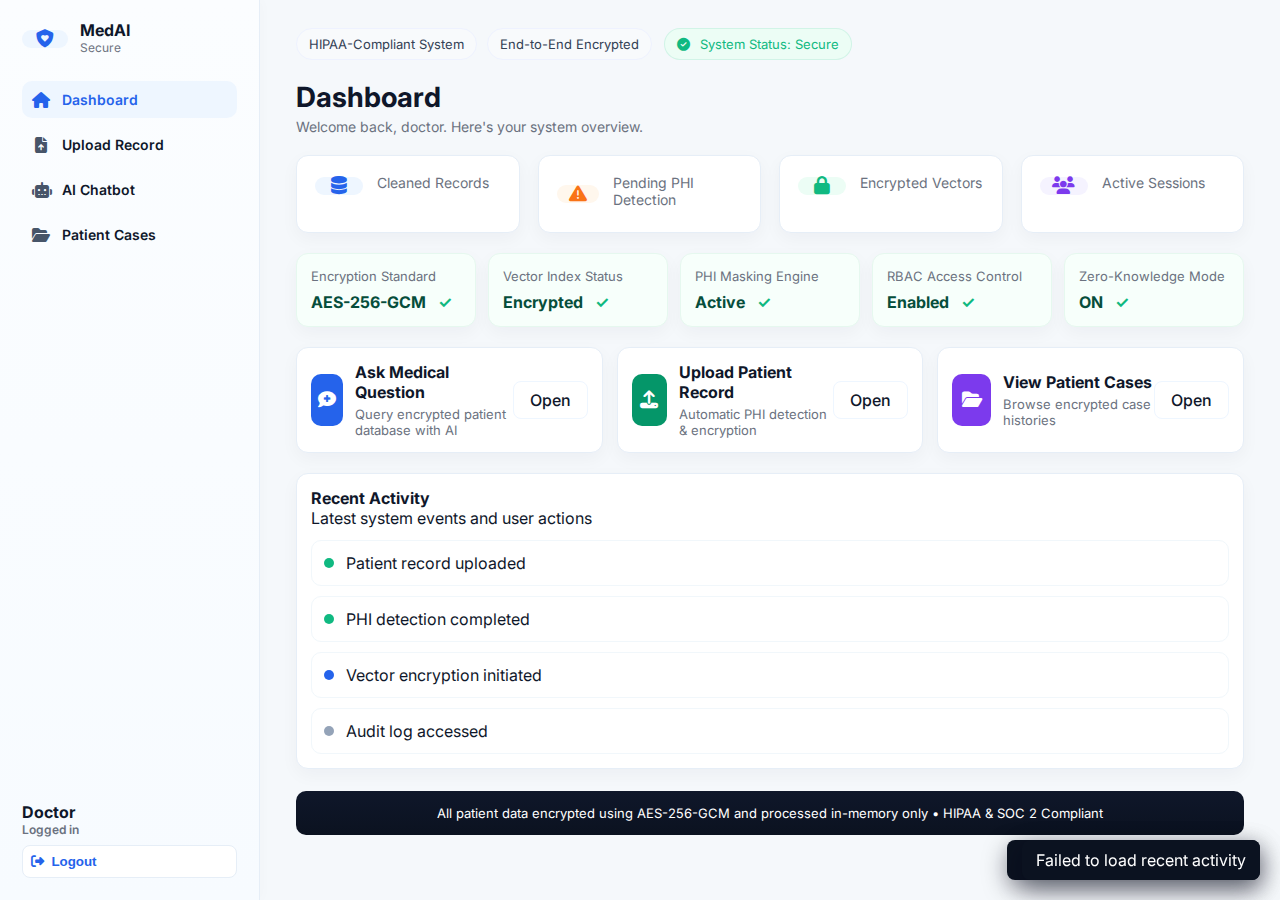
<file: doctor.html>
<!doctype html>
<html lang="en">
<head>
<meta charset="utf-8" />
<meta name="viewport" content="width=device-width,initial-scale=1" />
<title>MedAI — Doctor Dashboard</title>


<link href="https://fonts.googleapis.com/css2?family=Inter:wght@300;400;600;700;800&display=swap" rel="stylesheet">

<link rel="stylesheet" href="https://cdnjs.cloudflare.com/ajax/libs/font-awesome/6.5.0/css/all.min.css">

<style>
:root{
  --bg: #f5f8fb;
  --card: #ffffff;
  --muted: #6b7280;
  --border: #e6eef7;
  --accent: #2563eb;
  --accent-600: #1e40af;
  --success: #10b981;
  --danger: #ef4444;
  --radius: 12px;
  --shadow: 0 10px 24px rgba(18,38,63,0.06);
  --soft-shadow: 0 6px 18px rgba(18,38,63,0.04);
}


*{box-sizing: border-box}
html,body{height:100%}
body{
  margin:0;
  font-family:"Inter",system-ui,-apple-system,"Segoe UI",Roboto,"Helvetica Neue",Arial;
  background:var(--bg);
  color:#0f172a;
  -webkit-font-smoothing:antialiased;
  -moz-osx-font-smoothing:grayscale;
}


.app { display:flex; min-height:100vh; width:100%; }


.sidebar{
  width:260px;background:linear-gradient(180deg,#fbfdff,#f7fbff);border-right:1px solid var(--border);
  padding:22px;display:flex;flex-direction:column;gap:20px;box-shadow:2px 0 12px rgba(20,36,61,0.02);
}
.brand{display:flex;gap:12px;align-items:center}
.brand-icon{width:46px;height:46;border-radius:10px;background:#eef6ff;color:var(--accent);display:flex;align-items:center;justify-content:center;font-size:18px}
.brand-title{font-weight:700;line-height:1}
.brand-sub{font-size:12px;color:var(--muted);margin-top:2px}


.nav{display:flex;flex-direction:column;gap:8px;margin-top:6px}
.nav-item{
  display:flex;align-items:center;gap:12px;padding:10px;border-radius:10px;color:#0f172a;text-decoration:none;cursor:pointer;font-weight:600;
}
.nav-item i{width:18px;text-align:center;color:#475569}
.nav-item span{font-size:14px}

.nav-item.active{
  background:#eef6ff !important;
  color:var(--accent) !important;
}
.nav-item.active i{
  color:var(--accent) !important;
}


.sidebar-bottom{margin-top:auto;display:flex;flex-direction:column;gap:8px}
.who{font-weight:700}
.who .muted{font-weight:500;color:var(--muted);font-size:12px}
.logout{background:#fff;border:1px solid #e6eef7;color:var(--accent);padding:8px;border-radius:8px;cursor:pointer;text-align:left;font-weight:700}


.main{
  flex:1;
  padding:28px 36px;
  overflow:auto;
  display:flex;
  flex-direction:column;
}


.topbar{display:flex;align-items:center;gap:12px;margin-bottom:8px}
.pill{display:inline-block;padding:7px 12px;border-radius:999px;font-size:13px;background:#f8fafc;color:#334155;border:1px solid #eef2ff}
.pill.success{background:#ecfdf5;color:var(--success);border:1px solid rgba(16,185,129,0.12)}
.left-pill{display:flex;gap:10px;align-items:center}
.center-close{display:flex;align-items:center;justify-content:center;margin:0 auto}
.circle-btn{width:36px;height:36px;border-radius:50%;border:1px solid #e6eef7;background:#fff;display:flex;align-items:center;justify-content:center;cursor:pointer}

.page-head{margin-top:6px}
.page-head h1{margin:6px 0 4px 0;font-size:28px}
.subtitle{margin:0;color:var(--muted);font-size:14px}

.cards{
  display:grid;
  grid-template-columns: repeat(4, 1fr);
  gap:18px;
  margin-top:20px;
}

.card{
  background:var(--card);
  border-radius:var(--radius);
  padding:18px;
  border:1px solid var(--border);
  box-shadow:var(--soft-shadow);
}


.stat{display:flex;justify-content:space-between;align-items:flex-start}
.stat-left{display:flex;gap:14px;align-items:center}
.stat-icon{width:48px;height:48;border-radius:10px;background:#f1f5f9;display:flex;align-items:center;justify-content:center;font-size:18px;color:#334155}
.stat-icon.blue{background:#eef6ff;color:var(--accent)}
.stat-icon.orange{background:#fff7ed;color:#f97316}
.stat-icon.green{background:#ecfdf5;color:var(--success)}
.stat-icon.purple{background:#f5f3ff;color:#7c3aed}
.stat-title{font-size:14px;color:var(--muted)}
.stat-value{font-size:24px;font-weight:800;margin-top:6px}
.stat-meta{font-size:13px;color:var(--muted);margin-top:12px}


.demo{display:flex;align-items:center;justify-content:space-between;margin-top:22px;padding:14px;border-radius:var(--radius)}
.demo-left{display:flex;gap:14px;align-items:center}
.demo-left i{font-size:18px;color:#475569}
.demo-title{font-weight:700}
.switch{display:inline-block}
.switch input{display:none}
.slider{width:46px;height:26px;background:#eef2f6;border-radius:999px;position:relative;display:inline-block}
.slider::after{content:"";width:20px;height:20px;border-radius:50%;background:white;position:absolute;left:3px;top:3px;transition:all .18s ease}
.switch input:checked + .slider{background:#d1fae5}
.switch input:checked + .slider::after{transform:translateX(20px)}


.security{display:grid;grid-template-columns:repeat(5,1fr);gap:12px;margin-top:20px}
.sec{padding:14px;border-radius:12px;background:#f7fffb;border:1px solid #e6f8ef;display:flex;flex-direction:column;gap:8px}
.sec-title{font-size:13px;color:var(--muted)}
.sec-strong{font-weight:700;color:#064e3b}
.tick{color:var(--success);margin-left:8px}

.btn-outline {
  text-decoration: none;      /* underline kill */
  padding: 8px 16px;
  border: 1.5px solid #3b82f6;
  border-radius: 8px;
  color: #3b82f6;
  font-weight: 500;
  background-color: transparent;
  transition: all 0.2s ease;
  display: inline-flex;
  align-items: center;
  justify-content: center;
}


.quick-actions{display:grid;grid-template-columns:repeat(3,1fr);gap:14px;margin-top:20px}
.action{display:flex;align-items:center;justify-content:space-between;padding:14px;border-radius:12px}
.action-left{display:flex;gap:12px;align-items:center;min-width:0}
.action-icon{width:52px;height:52px;border-radius:10px;display:flex;align-items:center;justify-content:center;font-size:18px;color:#fff}
.action-icon.blue{background:var(--accent)}
.action-icon.green{background:#059669}
.action-icon.purple{background:#7c3aed}
.action-title{font-weight:700}
.action .muted{font-size:13px;color:var(--muted);margin-top:4px}
.action-right button{border-radius:10px;padding:8px 12px;font-weight:700;border:none;cursor:pointer}
.btn-solid{background:#059669;color:white}
.btn-outline{background:transparent;border:1px solid #eef6ff;color:#0f172a}


.activity{margin-top:20px;padding:14px;border-radius:12px}
.activity-head{display:flex;justify-content:space-between;align-items:center}
.activity-title{font-weight:700}
.activity-list{list-style:none;padding:12px 0 0 0;margin:0;display:flex;flex-direction:column;gap:10px}
.activity-list li{display:flex;gap:12px;align-items:center;padding:12px;border-radius:10px;background:#ffffff;border:1px solid #f1f7fb}
.activity-list li .muted{color:var(--muted);margin-left:8px}
.dot{width:10px;height:10px;border-radius:50%;display:inline-block}
.dot.green{background:var(--success)}
.dot.blue{background:var(--accent)}
.dot.gray{background:#94a3b8}


.footer{margin-top:22px;padding:14px;border-radius:10px;text-align:center;background:linear-gradient(180deg,#0f172a,#0b1220);color:#fff;font-size:13px}


@media (max-width:1200px){
  .cards{grid-template-columns:repeat(2,1fr)}
  .security{grid-template-columns:repeat(2,1fr)}
  .quick-actions{grid-template-columns:1fr}
  .sidebar{display:none}
}
@media (max-width:700px){
  .cards{grid-template-columns:1fr}
  .security{grid-template-columns:1fr}
}
</style>
</head>
<body>
<div class="app">

  <aside class="sidebar" aria-label="Sidebar">
    <div class="brand">
      <div class="brand-icon"><i class="fa-solid fa-shield-heart"></i></div>
      <div>
        <div class="brand-title">MedAI</div>
        <div class="brand-sub">Secure</div>
      </div>
    </div>

<nav class="nav" aria-label="Main navigation">
  <a href="doctor.html" class="nav-item">
    <i class="fa-solid fa-house"></i>
    <span>Dashboard</span>
  </a>

  <a href="upload.html" class="nav-item">
    <i class="fa-solid fa-file-arrow-up"></i>
    <span>Upload Record</span>
  </a>

  <a href="ai-chatbot.html" class="nav-item">
    <i class="fa-solid fa-robot"></i>
    <span>AI Chatbot</span>
  </a>

  <a href="patient-case.html" class="nav-item">
    <i class="fa-solid fa-folder-open"></i>
    <span>Patient Cases</span>
  </a>
</nav>

    <div class="sidebar-bottom">
      <div class="who">
        Doctor <div class="muted" style="font-weight:600">Logged in</div>
      </div>

      <button class="logout"   onclick="onLogout()">
        <i class="fa-solid fa-right-from-bracket"></i>&nbsp; Logout
      </button>
    </div>
</aside>


  <!-- MAIN -->
  <main class="main">
    <header class="topbar" role="banner">
      <div class="left-pill">
        <span class="pill">HIPAA-Compliant System</span>
        <span class="pill">End-to-End Encrypted</span>
      </div>

      <div class="right-pill">
        <span class="pill success"><i class="fa-solid fa-circle-check" style="margin-right:6px"></i> System Status: Secure</span>
      </div>
    </header>

    <section class="page-head">
      <h1>Dashboard</h1>
      <p class="subtitle">Welcome back, doctor. Here's your system overview.</p>
    </section>

    
    <section class="cards" aria-label="Key metrics">
      <article class="stat card">
        <div class="stat-left">
          <div class="stat-icon blue"><i class="fa-solid fa-database"></i></div>
          <div>
            <div class="stat-title">Cleaned Records</div>
            <div class="stat-value" id="stat-records"></div>
          </div>
        </div>
        <div class="stat-meta"></div>
      </article>

      <article class="stat card">
        <div class="stat-left">
          <div class="stat-icon orange"><i class="fa-solid fa-triangle-exclamation"></i></div>
          <div>
            <div class="stat-title">Pending PHI Detection</div>
            <div class="stat-value" id="stat-phi"></div>
          </div>
        </div>
        <div class="stat-meta" style="color:var(--danger)"></div>
      </article>

      <article class="stat card">
        <div class="stat-left">
          <div class="stat-icon green"><i class="fa-solid fa-lock"></i></div>
          <div>
            <div class="stat-title">Encrypted Vectors</div>
            <div class="stat-value" id="stat-vectors"></div>
          </div>
        </div>
        <div class="stat-meta"></div>
      </article>

      <article class="stat card">
        <div class="stat-left">
          <div class="stat-icon purple"><i class="fa-solid fa-users"></i></div>
          <div>
            <div class="stat-title">Active Sessions</div>
            <div class="stat-value" id="stat-sessions"></div>
          </div>
        </div>
        <div class="stat-meta"></div>
      </article>
    </section>

    

    <!-- Security tiles -->
    <section class="security" aria-label="security status">
      <div class="sec card">
        <div class="sec-title">Encryption Standard</div>
        <div class="sec-strong">AES-256-GCM <span class="tick">✓</span></div>
      </div>
      <div class="sec card">
        <div class="sec-title">Vector Index Status</div>
        <div class="sec-strong">Encrypted <span class="tick">✓</span></div>
      </div>
      <div class="sec card">
        <div class="sec-title">PHI Masking Engine</div>
        <div class="sec-strong">Active <span class="tick">✓</span></div>
      </div>
      <div class="sec card">
        <div class="sec-title">RBAC Access Control</div>
        <div class="sec-strong">Enabled <span class="tick">✓</span></div>
      </div>
      <div class="sec card">
        <div class="sec-title">Zero-Knowledge Mode</div>
        <div class="sec-strong">ON <span class="tick">✓</span></div>
      </div>
    </section>

    <!-- Quick Actions -->
    <section class="quick-actions" aria-label="quick actions">
      <div class="action card">
        <div class="action-left">
          <div class="action-icon blue"><i class="fa-solid fa-comment-medical"></i></div>
          <div>
            <div class="action-title">Ask Medical Question</div>
            <div class="muted">Query encrypted patient database with AI</div>
          </div>
        </div>
        <div class="action-right">
  <a href="ai-chatbot.html"
     class="btn-outline"
     onclick="showToast('Open cases (demo)')">
     Open
  </a>
</div>

      </div>

      <div class="action card">
        <div class="action-left">
          <div class="action-icon green"><i class="fa-solid fa-upload"></i></div>
          <div>
            <div class="action-title">Upload Patient Record</div>
            <div class="muted">Automatic PHI detection & encryption</div>
          </div>
        </div>
        <div class="action-right">
  <a href="upload.html"
     class="btn-outline"
     onclick="showToast('Open cases (demo)')">
     Open
  </a>
</div>

      </div>

      <div class="action card">
        <div class="action-left">
          <div class="action-icon purple"><i class="fa-solid fa-folder-open"></i></div>
          <div>
            <div class="action-title">View Patient Cases</div>
            <div class="muted">Browse encrypted case histories</div>
          </div>
        </div>
        <div class="action-right">
  <a href="patient-case.html"
     class="btn-outline"
     onclick="showToast('Open cases (demo)')">
     Open
  </a>
</div>

      </div>
    </section>

    <!-- Recent activity -->
    <section class="activity card" aria-label="recent activity">
      <div class="activity-head">
        <div>
          <div class="activity-title">Recent Activity</div>
          <div class="muted">Latest system events and user actions</div>
        </div>
      </div>

      <ul class="activity-list" id="activityList">
        <li><span class="dot green"></span> Patient record uploaded <span class="muted"></span></li>
        <li><span class="dot green"></span> PHI detection completed <span class="muted"></span></li>
        <li><span class="dot blue"></span> Vector encryption initiated <span class="muted"></span></li>
        <li><span class="dot gray"></span> Audit log accessed <span class="muted"></span></li>
      </ul>
    </section>

    <footer class="footer">
      All patient data encrypted using AES-256-GCM and processed in-memory only • HIPAA & SOC 2 Compliant
    </footer>
  </main>
</div>

<script>
/* ================== INIT ================== */
function authHeaders() {
  const token = localStorage.getItem("access_token");

  if (!token) {
    console.error("No access token found");
    return {};
  }

  return {
    "Authorization": "Bearer " + token,
    "Content-Type": "application/json"
  };
}

document.addEventListener('DOMContentLoaded', () => {

  /* Sidebar auto-highlight */
  const current = window.location.pathname.split("/").pop();
  document.querySelectorAll(".nav-item").forEach(item => {
    item.classList.toggle("active", item.getAttribute("href") === current);
  });

  /* Demo toggle */
  const demoToggle = document.getElementById('demoToggle');
  if (demoToggle) {
    demoToggle.addEventListener('change', (e) => {
      e.target.nextElementSibling.setAttribute(
        'aria-checked',
        e.target.checked ? 'true' : 'false'
      );
      showToast(
        e.target.checked
          ? 'Demo mode enabled — presentation view'
          : 'Demo mode disabled'
      );
    });
  }

  /* Load real backend data */
  loadDashboardStats();
  loadRecentActivity();
});

/* ================== DASHBOARD STATS ================== */
async function loadDashboardStats() {
  try {
    const res = await fetch("http://localhost:8000/dashboard/stats", {
  headers: authHeaders()
});

    const data = await res.json();

    const cleaned = data.cleaned_records || 0;
    const vectors = data.encrypted_vectors || 0;
    const sessions = localStorage.getItem("access_token") ? 1 : 0;

    const total = data.total_records || cleaned;

    document.getElementById('stat-records').innerText =
      numberWithCommas(cleaned);

    document.getElementById('stat-vectors').innerText =
      numberWithCommas(vectors);

    document.getElementById('stat-sessions').innerText =
      sessions;

    /* Pending PHI = total - cleaned */
    document.getElementById('stat-phi').innerText =
    data.pending_phi || 0;


  } catch (err) {
    console.error("Dashboard stats error:", err);
    showToast("Failed to load dashboard stats");
  }
}

/* ================== RECENT ACTIVITY ================== */
async function loadRecentActivity() {
  try {
    const res = await fetch("http://localhost:8000/dashboard/activity", {
  headers: authHeaders()
});

    const activities = await res.json();

    const list = document.getElementById('activityList');
    list.innerHTML = '';

    activities.forEach(act => {
      const li = document.createElement('li');

      const dot = document.createElement('span');
      dot.className = 'dot ' + (
        act.event.includes("PHI") ? 'green' :
        act.event.includes("VECTOR") ? 'blue' :
        'gray'
      );

      const timeAgo = new Date(act.timestamp).toLocaleString("en-IN", {
  timeZone: "Asia/Kolkata",
  hour: "2-digit",
  minute: "2-digit",
  second: "2-digit",
  hour12: true
});



      li.appendChild(dot);
      li.innerHTML += `
        ${act.event.replaceAll("_", " ")}
        <span class="muted">• ${act.actor} • ${timeAgo}</span>
      `;

      list.appendChild(li);
    });

  } catch (err) {
    console.error("Activity load error:", err);
    showToast("Failed to load recent activity");
  }
}

/* ================== UTILITIES ================== */
function showToast(msg){
  const t = document.createElement('div');
  t.textContent = msg;
  Object.assign(t.style, {
    position: 'fixed',
    right: '20px',
    bottom: '20px',
    background:'#0b1220',
    color:'#fff',
    padding:'10px 14px',
    borderRadius:'8px',
    zIndex:9999,
    boxShadow:'0 8px 24px rgba(2,6,23,0.4)'
  });
  document.body.appendChild(t);
  setTimeout(()=> t.remove(), 2200);
}

function numberWithCommas(x){
  return x.toString().replace(/\B(?=(\d{3})+(?!\d))/g, ",");
}

function onLogout(){
  localStorage.clear();
  sessionStorage.clear();
  window.location.href = "index.html";
}
</script>

</body>
</html>
</file>
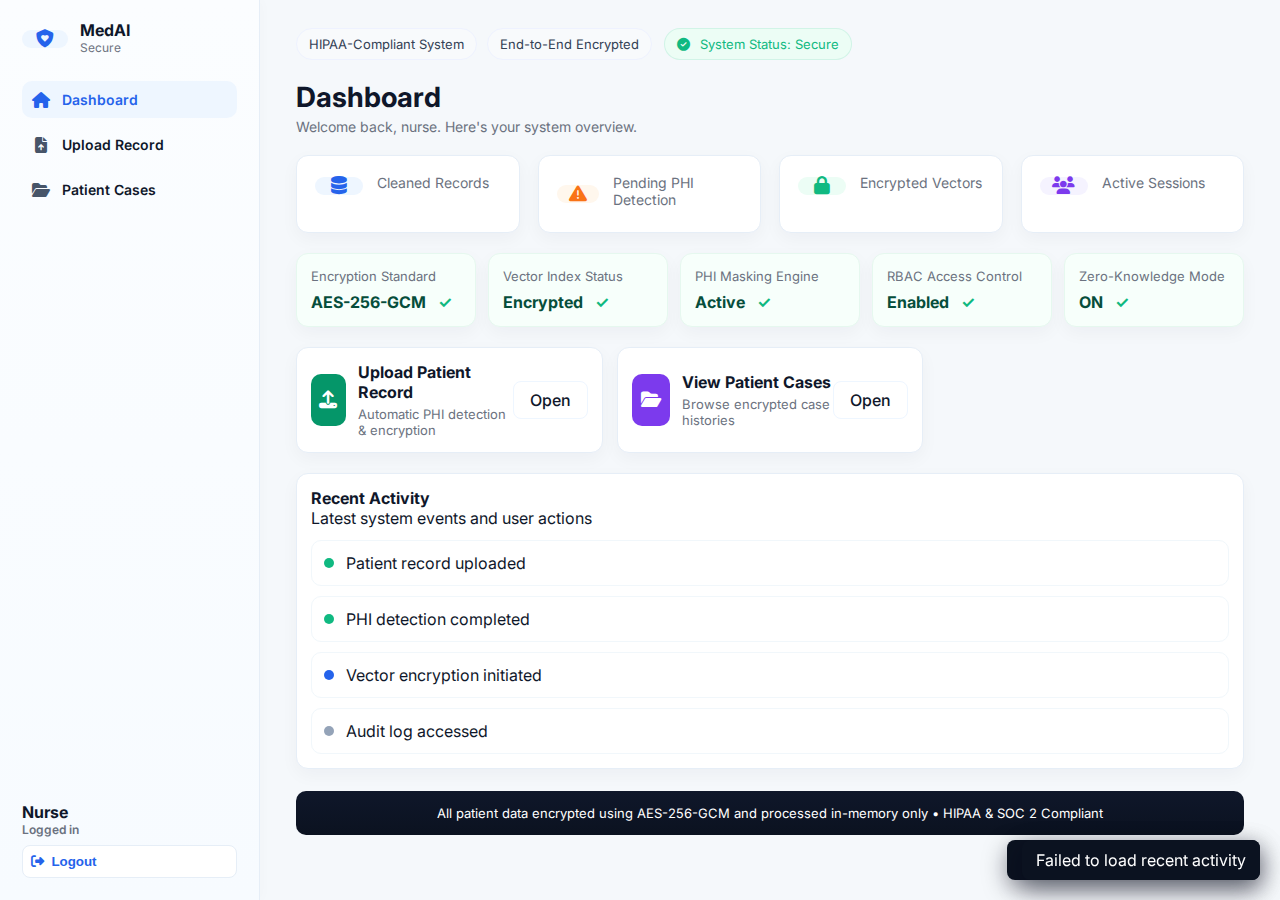
<file: nurse.html>
<!doctype html>
<html lang="en">
<head>
<meta charset="utf-8" />
<meta name="viewport" content="width=device-width,initial-scale=1" />
<title>MedAI — Nurse Dashboard</title>


<link href="https://fonts.googleapis.com/css2?family=Inter:wght@300;400;600;700;800&display=swap" rel="stylesheet">

<link rel="stylesheet" href="https://cdnjs.cloudflare.com/ajax/libs/font-awesome/6.5.0/css/all.min.css">

<style>
:root{
  --bg: #f5f8fb;
  --card: #ffffff;
  --muted: #6b7280;
  --border: #e6eef7;
  --accent: #2563eb;
  --accent-600: #1e40af;
  --success: #10b981;
  --danger: #ef4444;
  --radius: 12px;
  --shadow: 0 10px 24px rgba(18,38,63,0.06);
  --soft-shadow: 0 6px 18px rgba(18,38,63,0.04);
}


*{box-sizing: border-box}
html,body{height:100%}
body{
  margin:0;
  font-family:"Inter",system-ui,-apple-system,"Segoe UI",Roboto,"Helvetica Neue",Arial;
  background:var(--bg);
  color:#0f172a;
  -webkit-font-smoothing:antialiased;
  -moz-osx-font-smoothing:grayscale;
}


.app { display:flex; min-height:100vh; width:100%; }


.sidebar{
  width:260px;background:linear-gradient(180deg,#fbfdff,#f7fbff);border-right:1px solid var(--border);
  padding:22px;display:flex;flex-direction:column;gap:20px;box-shadow:2px 0 12px rgba(20,36,61,0.02);
}
.brand{display:flex;gap:12px;align-items:center}
.brand-icon{width:46px;height:46;border-radius:10px;background:#eef6ff;color:var(--accent);display:flex;align-items:center;justify-content:center;font-size:18px}
.brand-title{font-weight:700;line-height:1}
.brand-sub{font-size:12px;color:var(--muted);margin-top:2px}


.nav{display:flex;flex-direction:column;gap:8px;margin-top:6px}
.nav-item{
  display:flex;align-items:center;gap:12px;padding:10px;border-radius:10px;color:#0f172a;text-decoration:none;cursor:pointer;font-weight:600;
}
.nav-item i{width:18px;text-align:center;color:#475569}
.nav-item span{font-size:14px}

.nav-item.active{
  background:#eef6ff !important;
  color:var(--accent) !important;
}
.nav-item.active i{
  color:var(--accent) !important;
}


.sidebar-bottom{margin-top:auto;display:flex;flex-direction:column;gap:8px}
.who{font-weight:700}
.who .muted{font-weight:500;color:var(--muted);font-size:12px}
.logout{background:#fff;border:1px solid #e6eef7;color:var(--accent);padding:8px;border-radius:8px;cursor:pointer;text-align:left;font-weight:700}


.main{
  flex:1;
  padding:28px 36px;
  overflow:auto;
  display:flex;
  flex-direction:column;
}


.topbar{display:flex;align-items:center;gap:12px;margin-bottom:8px}
.pill{display:inline-block;padding:7px 12px;border-radius:999px;font-size:13px;background:#f8fafc;color:#334155;border:1px solid #eef2ff}
.pill.success{background:#ecfdf5;color:var(--success);border:1px solid rgba(16,185,129,0.12)}
.left-pill{display:flex;gap:10px;align-items:center}
.center-close{display:flex;align-items:center;justify-content:center;margin:0 auto}
.circle-btn{width:36px;height:36px;border-radius:50%;border:1px solid #e6eef7;background:#fff;display:flex;align-items:center;justify-content:center;cursor:pointer}

.page-head{margin-top:6px}
.page-head h1{margin:6px 0 4px 0;font-size:28px}
.subtitle{margin:0;color:var(--muted);font-size:14px}

.cards{
  display:grid;
  grid-template-columns: repeat(4, 1fr);
  gap:18px;
  margin-top:20px;
}

.card{
  background:var(--card);
  border-radius:var(--radius);
  padding:18px;
  border:1px solid var(--border);
  box-shadow:var(--soft-shadow);
}


.stat{display:flex;justify-content:space-between;align-items:flex-start}
.stat-left{display:flex;gap:14px;align-items:center}
.stat-icon{width:48px;height:48;border-radius:10px;background:#f1f5f9;display:flex;align-items:center;justify-content:center;font-size:18px;color:#334155}
.stat-icon.blue{background:#eef6ff;color:var(--accent)}
.stat-icon.orange{background:#fff7ed;color:#f97316}
.stat-icon.green{background:#ecfdf5;color:var(--success)}
.stat-icon.purple{background:#f5f3ff;color:#7c3aed}
.stat-title{font-size:14px;color:var(--muted)}
.stat-value{font-size:24px;font-weight:800;margin-top:6px}
.stat-meta{font-size:13px;color:var(--muted);margin-top:12px}


.demo{display:flex;align-items:center;justify-content:space-between;margin-top:22px;padding:14px;border-radius:var(--radius)}
.demo-left{display:flex;gap:14px;align-items:center}
.demo-left i{font-size:18px;color:#475569}
.demo-title{font-weight:700}
.switch{display:inline-block}
.switch input{display:none}
.slider{width:46px;height:26px;background:#eef2f6;border-radius:999px;position:relative;display:inline-block}
.slider::after{content:"";width:20px;height:20px;border-radius:50%;background:white;position:absolute;left:3px;top:3px;transition:all .18s ease}
.switch input:checked + .slider{background:#d1fae5}
.switch input:checked + .slider::after{transform:translateX(20px)}


.security{display:grid;grid-template-columns:repeat(5,1fr);gap:12px;margin-top:20px}
.sec{padding:14px;border-radius:12px;background:#f7fffb;border:1px solid #e6f8ef;display:flex;flex-direction:column;gap:8px}
.sec-title{font-size:13px;color:var(--muted)}
.sec-strong{font-weight:700;color:#064e3b}
.tick{color:var(--success);margin-left:8px}

.btn-outline {
  text-decoration: none;      /* underline kill */
  padding: 8px 16px;
  border: 1.5px solid #3b82f6;
  border-radius: 8px;
  color: #3b82f6;
  font-weight: 500;
  background-color: transparent;
  transition: all 0.2s ease;
  display: inline-flex;
  align-items: center;
  justify-content: center;
}


.quick-actions{display:grid;grid-template-columns:repeat(3,1fr);gap:14px;margin-top:20px}
.action{display:flex;align-items:center;justify-content:space-between;padding:14px;border-radius:12px}
.action-left{display:flex;gap:12px;align-items:center;min-width:0}
.action-icon{width:52px;height:52px;border-radius:10px;display:flex;align-items:center;justify-content:center;font-size:18px;color:#fff}
.action-icon.blue{background:var(--accent)}
.action-icon.green{background:#059669}
.action-icon.purple{background:#7c3aed}
.action-title{font-weight:700}
.action .muted{font-size:13px;color:var(--muted);margin-top:4px}
.action-right button{border-radius:10px;padding:8px 12px;font-weight:700;border:none;cursor:pointer}
.btn-solid{background:#059669;color:white}
.btn-outline{background:transparent;border:1px solid #eef6ff;color:#0f172a}


.activity{margin-top:20px;padding:14px;border-radius:12px}
.activity-head{display:flex;justify-content:space-between;align-items:center}
.activity-title{font-weight:700}
.activity-list{list-style:none;padding:12px 0 0 0;margin:0;display:flex;flex-direction:column;gap:10px}
.activity-list li{display:flex;gap:12px;align-items:center;padding:12px;border-radius:10px;background:#ffffff;border:1px solid #f1f7fb}
.activity-list li .muted{color:var(--muted);margin-left:8px}
.dot{width:10px;height:10px;border-radius:50%;display:inline-block}
.dot.green{background:var(--success)}
.dot.blue{background:var(--accent)}
.dot.gray{background:#94a3b8}


.footer{margin-top:22px;padding:14px;border-radius:10px;text-align:center;background:linear-gradient(180deg,#0f172a,#0b1220);color:#fff;font-size:13px}


@media (max-width:1200px){
  .cards{grid-template-columns:repeat(2,1fr)}
  .security{grid-template-columns:repeat(2,1fr)}
  .quick-actions{grid-template-columns:1fr}
  .sidebar{display:none}
}
@media (max-width:700px){
  .cards{grid-template-columns:1fr}
  .security{grid-template-columns:1fr}
}
</style>
</head>
<body>
<div class="app">

  <aside class="sidebar" aria-label="Sidebar">
    <div class="brand">
      <div class="brand-icon"><i class="fa-solid fa-shield-heart"></i></div>
      <div>
        <div class="brand-title">MedAI</div>
        <div class="brand-sub">Secure</div>
      </div>
    </div>

<nav class="nav" aria-label="Main navigation">
  <a href="nurse.html" class="nav-item">
    <i class="fa-solid fa-house"></i>
    <span>Dashboard</span>
  </a>

  <a href="upload2.html" class="nav-item">
    <i class="fa-solid fa-file-arrow-up"></i>
    <span>Upload Record</span>
  </a>


  <a href="patient-case2.html" class="nav-item">
    <i class="fa-solid fa-folder-open"></i>
    <span>Patient Cases</span>
  </a>
</nav>

    <div class="sidebar-bottom">
      <div class="who">
        Nurse <div class="muted" style="font-weight:600">Logged in</div>
      </div>

      <button class="logout"   onclick="onLogout()">
        <i class="fa-solid fa-right-from-bracket"></i>&nbsp; Logout
      </button>
    </div>
</aside>


  <!-- MAIN -->
  <main class="main">
    <header class="topbar" role="banner">
      <div class="left-pill">
        <span class="pill">HIPAA-Compliant System</span>
        <span class="pill">End-to-End Encrypted</span>
      </div>

      <div class="right-pill">
        <span class="pill success"><i class="fa-solid fa-circle-check" style="margin-right:6px"></i> System Status: Secure</span>
      </div>
    </header>

    <section class="page-head">
      <h1>Dashboard</h1>
      <p class="subtitle">Welcome back, nurse. Here's your system overview.</p>
    </section>

    
    <section class="cards" aria-label="Key metrics">
      <article class="stat card">
        <div class="stat-left">
          <div class="stat-icon blue"><i class="fa-solid fa-database"></i></div>
          <div>
            <div class="stat-title">Cleaned Records</div>
            <div class="stat-value" id="stat-records"></div>
          </div>
        </div>
        <div class="stat-meta"></div>
      </article>

      <article class="stat card">
        <div class="stat-left">
          <div class="stat-icon orange"><i class="fa-solid fa-triangle-exclamation"></i></div>
          <div>
            <div class="stat-title">Pending PHI Detection</div>
            <div class="stat-value" id="stat-phi"></div>
          </div>
        </div>
        <div class="stat-meta" style="color:var(--danger)"></div>
      </article>

      <article class="stat card">
        <div class="stat-left">
          <div class="stat-icon green"><i class="fa-solid fa-lock"></i></div>
          <div>
            <div class="stat-title">Encrypted Vectors</div>
            <div class="stat-value" id="stat-vectors"></div>
          </div>
        </div>
        <div class="stat-meta"></div>
      </article>

      <article class="stat card">
        <div class="stat-left">
          <div class="stat-icon purple"><i class="fa-solid fa-users"></i></div>
          <div>
            <div class="stat-title">Active Sessions</div>
            <div class="stat-value" id="stat-sessions"></div>
          </div>
        </div>
        <div class="stat-meta"></div>
      </article>
    </section>

    

    <!-- Security tiles -->
    <section class="security" aria-label="security status">
      <div class="sec card">
        <div class="sec-title">Encryption Standard</div>
        <div class="sec-strong">AES-256-GCM <span class="tick">✓</span></div>
      </div>
      <div class="sec card">
        <div class="sec-title">Vector Index Status</div>
        <div class="sec-strong">Encrypted <span class="tick">✓</span></div>
      </div>
      <div class="sec card">
        <div class="sec-title">PHI Masking Engine</div>
        <div class="sec-strong">Active <span class="tick">✓</span></div>
      </div>
      <div class="sec card">
        <div class="sec-title">RBAC Access Control</div>
        <div class="sec-strong">Enabled <span class="tick">✓</span></div>
      </div>
      <div class="sec card">
        <div class="sec-title">Zero-Knowledge Mode</div>
        <div class="sec-strong">ON <span class="tick">✓</span></div>
      </div>
    </section>

    <!-- Quick Actions -->
    <section class="quick-actions" aria-label="quick actions">
    

      <div class="action card">
        <div class="action-left">
          <div class="action-icon green"><i class="fa-solid fa-upload"></i></div>
          <div>
            <div class="action-title">Upload Patient Record</div>
            <div class="muted">Automatic PHI detection & encryption</div>
          </div>
        </div>
        <div class="action-right">
  <a href="upload2.html"
     class="btn-outline"
     onclick="showToast('Open cases (demo)')">
     Open
  </a>
</div>

      </div>

      <div class="action card">
        <div class="action-left">
          <div class="action-icon purple"><i class="fa-solid fa-folder-open"></i></div>
          <div>
            <div class="action-title">View Patient Cases</div>
            <div class="muted">Browse encrypted case histories</div>
          </div>
        </div>
        <div class="action-right">
  <a href="patient-case.html"
     class="btn-outline"
     onclick="showToast('Open cases (demo)')">
     Open
  </a>
</div>

      </div>
    </section>

    <!-- Recent activity -->
    <section class="activity card" aria-label="recent activity">
      <div class="activity-head">
        <div>
          <div class="activity-title">Recent Activity</div>
          <div class="muted">Latest system events and user actions</div>
        </div>
      </div>

      <ul class="activity-list" id="activityList">
        <li><span class="dot green"></span> Patient record uploaded <span class="muted"></span></li>
        <li><span class="dot green"></span> PHI detection completed <span class="muted"></span></li>
        <li><span class="dot blue"></span> Vector encryption initiated <span class="muted"></span></li>
        <li><span class="dot gray"></span> Audit log accessed <span class="muted"></span></li>
      </ul>
    </section>

    <footer class="footer">
      All patient data encrypted using AES-256-GCM and processed in-memory only • HIPAA & SOC 2 Compliant
    </footer>
  </main>
</div>

<script>
/* ================== INIT ================== */
function authHeaders() {
  const token = localStorage.getItem("access_token");

  if (!token) {
    console.error("No access token found");
    return {};
  }

  return {
    "Authorization": "Bearer " + token,
    "Content-Type": "application/json"
  };
}

document.addEventListener('DOMContentLoaded', () => {

  /* Sidebar auto-highlight */
  const current = window.location.pathname.split("/").pop();
  document.querySelectorAll(".nav-item").forEach(item => {
    item.classList.toggle("active", item.getAttribute("href") === current);
  });

  /* Demo toggle */
  const demoToggle = document.getElementById('demoToggle');
  if (demoToggle) {
    demoToggle.addEventListener('change', (e) => {
      e.target.nextElementSibling.setAttribute(
        'aria-checked',
        e.target.checked ? 'true' : 'false'
      );
      showToast(
        e.target.checked
          ? 'Demo mode enabled — presentation view'
          : 'Demo mode disabled'
      );
    });
  }

  /* Load real backend data */
  loadDashboardStats();
  loadRecentActivity();
});

/* ================== DASHBOARD STATS ================== */
async function loadDashboardStats() {
  try {
    const res = await fetch("http://localhost:8000/dashboard/stats", {
  headers: authHeaders()
});

    const data = await res.json();

    const cleaned = data.cleaned_records || 0;
    const vectors = data.encrypted_vectors || 0;
    const sessions = localStorage.getItem("access_token") ? 1 : 0;

    const total = data.total_records || cleaned;

    document.getElementById('stat-records').innerText =
      numberWithCommas(cleaned);

    document.getElementById('stat-vectors').innerText =
      numberWithCommas(vectors);

    document.getElementById('stat-sessions').innerText =
      sessions;

    /* Pending PHI = total - cleaned */
    document.getElementById('stat-phi').innerText =
    data.pending_phi || 0;


  } catch (err) {
    console.error("Dashboard stats error:", err);
    showToast("Failed to load dashboard stats");
  }
}

/* ================== RECENT ACTIVITY ================== */
async function loadRecentActivity() {
  try {
    const res = await fetch("http://localhost:8000/dashboard/activity", {
  headers: authHeaders()
});

    const activities = await res.json();

    const list = document.getElementById('activityList');
    list.innerHTML = '';

    activities.forEach(act => {
      const li = document.createElement('li');

      const dot = document.createElement('span');
      dot.className = 'dot ' + (
        act.event.includes("PHI") ? 'green' :
        act.event.includes("VECTOR") ? 'blue' :
        'gray'
      );

      const timeAgo = new Date(act.timestamp).toLocaleString("en-IN", {
  timeZone: "Asia/Kolkata",
  hour: "2-digit",
  minute: "2-digit",
  second: "2-digit",
  hour12: true
});



      li.appendChild(dot);
      li.innerHTML += `
        ${act.event.replaceAll("_", " ")}
        <span class="muted">• ${act.actor} • ${timeAgo}</span>
      `;

      list.appendChild(li);
    });

  } catch (err) {
    console.error("Activity load error:", err);
    showToast("Failed to load recent activity");
  }
}

/* ================== UTILITIES ================== */
function showToast(msg){
  const t = document.createElement('div');
  t.textContent = msg;
  Object.assign(t.style, {
    position: 'fixed',
    right: '20px',
    bottom: '20px',
    background:'#0b1220',
    color:'#fff',
    padding:'10px 14px',
    borderRadius:'8px',
    zIndex:9999,
    boxShadow:'0 8px 24px rgba(2,6,23,0.4)'
  });
  document.body.appendChild(t);
  setTimeout(()=> t.remove(), 2200);
}

function numberWithCommas(x){
  return x.toString().replace(/\B(?=(\d{3})+(?!\d))/g, ",");
}

function onLogout(){
  localStorage.clear();
  sessionStorage.clear();
  window.location.href = "index.html";
}
</script>

</body>
</html>
</file>
